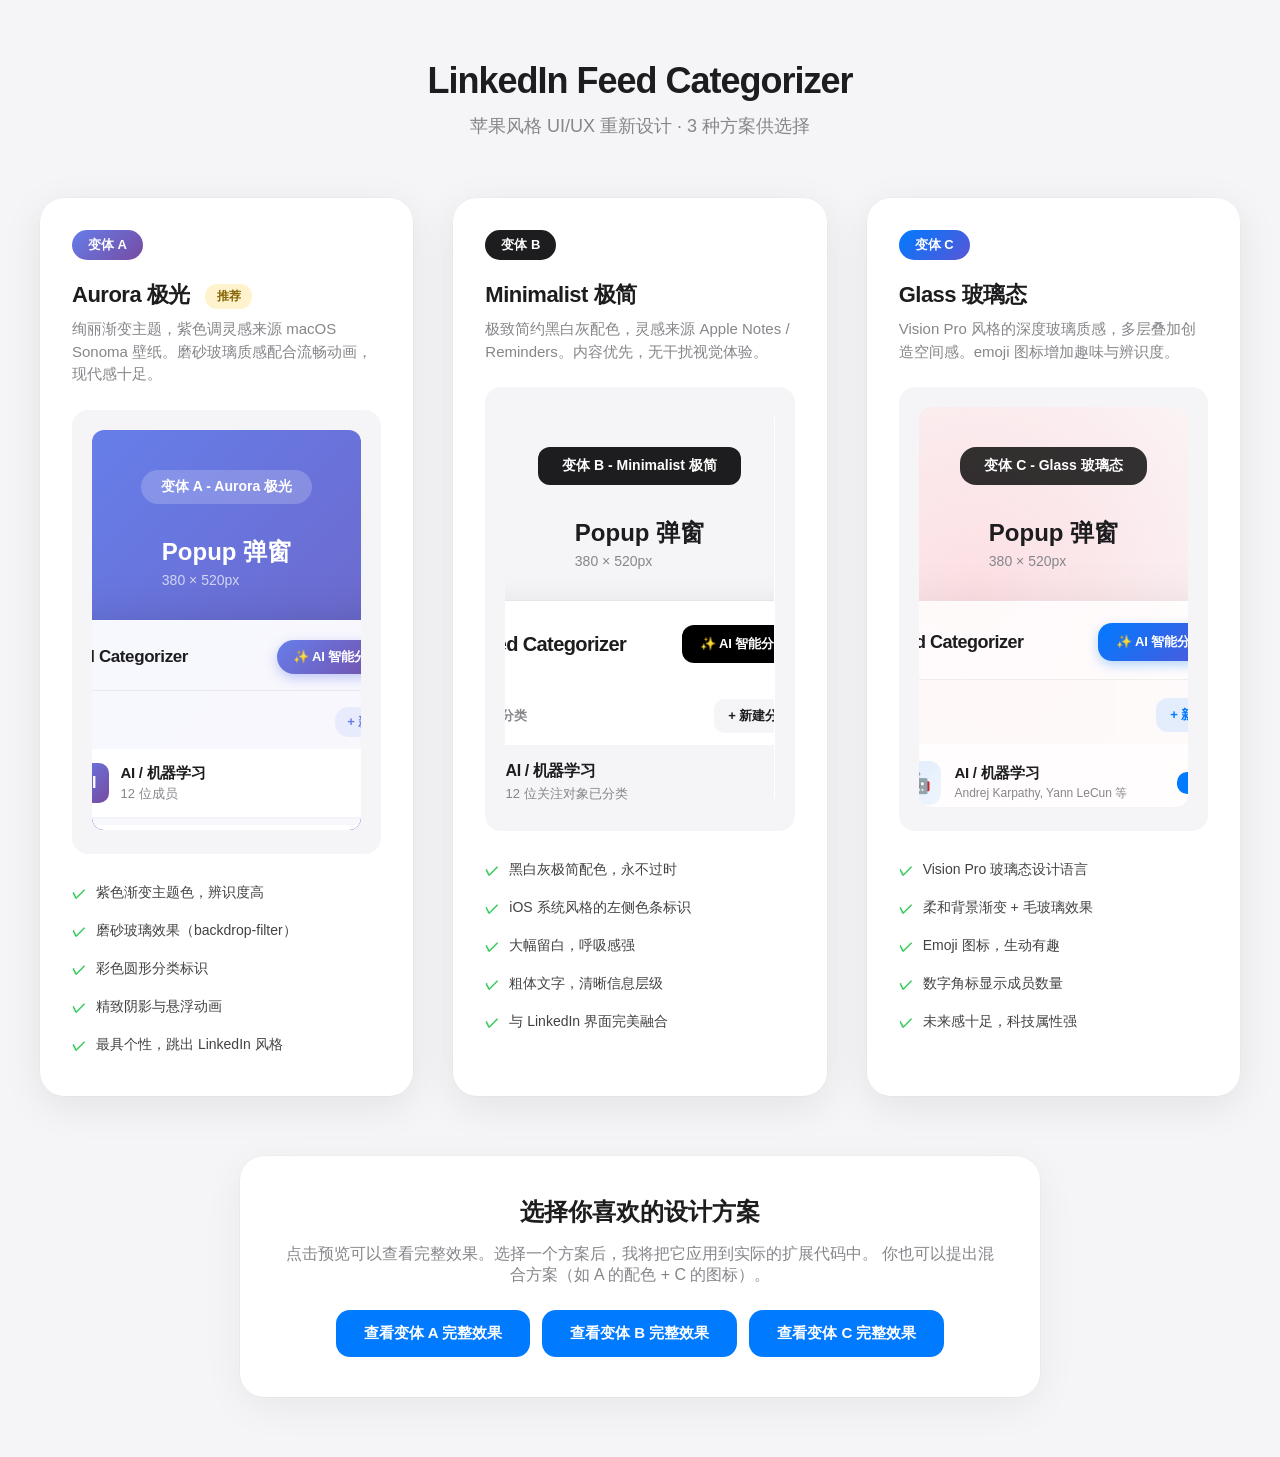
<file: design-preview/index.html>
<!DOCTYPE html>
<html lang="zh-CN">
<head>
  <meta charset="UTF-8">
  <meta name="viewport" content="width=device-width, initial-scale=1.0">
  <title>LinkedIn Feed Categorizer - 设计预览</title>
  <style>
    * {
      margin: 0;
      padding: 0;
      box-sizing: border-box;
    }

    body {
      font-family: -apple-system, BlinkMacSystemFont, 'SF Pro Display', 'Helvetica Neue', Arial, sans-serif;
      background: #f5f5f7;
      min-height: 100vh;
      padding: 60px 40px;
    }

    .header {
      text-align: center;
      margin-bottom: 60px;
    }

    h1 {
      font-size: 36px;
      font-weight: 700;
      color: #1d1d1f;
      letter-spacing: -1px;
      margin-bottom: 12px;
    }

    .subtitle {
      font-size: 18px;
      color: #86868b;
    }

    .variants-grid {
      display: grid;
      grid-template-columns: repeat(3, 1fr);
      gap: 40px;
      max-width: 1400px;
      margin: 0 auto;
    }

    .variant-card {
      background: #fff;
      border-radius: 24px;
      padding: 32px;
      box-shadow:
        0 10px 40px rgba(0, 0, 0, 0.08),
        0 0 0 0.5px rgba(0, 0, 0, 0.04);
      transition: all 0.3s ease;
    }

    .variant-card:hover {
      transform: translateY(-4px);
      box-shadow:
        0 20px 60px rgba(0, 0, 0, 0.12),
        0 0 0 0.5px rgba(0, 0, 0, 0.04);
    }

    .variant-badge {
      display: inline-block;
      padding: 6px 16px;
      border-radius: 20px;
      font-size: 13px;
      font-weight: 600;
      margin-bottom: 20px;
    }

    .variant-a .variant-badge {
      background: linear-gradient(135deg, #667eea 0%, #764ba2 100%);
      color: #fff;
    }

    .variant-b .variant-badge {
      background: #1d1d1f;
      color: #fff;
    }

    .variant-c .variant-badge {
      background: linear-gradient(135deg, #007AFF 0%, #5856D6 100%);
      color: #fff;
    }

    .variant-title {
      font-size: 22px;
      font-weight: 700;
      color: #1d1d1f;
      margin-bottom: 8px;
      letter-spacing: -0.5px;
    }

    .variant-desc {
      font-size: 15px;
      color: #86868b;
      line-height: 1.5;
      margin-bottom: 24px;
    }

    .preview-frame {
      background: #f5f5f7;
      border-radius: 16px;
      padding: 20px;
      margin-bottom: 20px;
    }

    .preview-frame iframe {
      width: 100%;
      height: 400px;
      border: none;
      border-radius: 12px;
      background: #fff;
    }

    .features-list {
      list-style: none;
    }

    .features-list li {
      padding: 10px 0;
      font-size: 14px;
      color: #424245;
      display: flex;
      align-items: center;
      gap: 10px;
    }

    .features-list li::before {
      content: "✓";
      color: #34c759;
      font-weight: 700;
    }

    .recommended {
      display: inline-block;
      background: #fff3cd;
      color: #856404;
      padding: 4px 12px;
      border-radius: 12px;
      font-size: 12px;
      font-weight: 600;
      margin-left: 10px;
      vertical-align: middle;
    }

    .cta-section {
      text-align: center;
      margin-top: 60px;
      padding: 40px;
      background: #fff;
      border-radius: 24px;
      box-shadow:
        0 10px 40px rgba(0, 0, 0, 0.06),
        0 0 0 0.5px rgba(0, 0, 0, 0.04);
      max-width: 800px;
      margin-left: auto;
      margin-right: auto;
    }

    .cta-title {
      font-size: 24px;
      font-weight: 700;
      color: #1d1d1f;
      margin-bottom: 16px;
    }

    .cta-desc {
      font-size: 16px;
      color: #86868b;
      margin-bottom: 24px;
    }

    .btn-group {
      display: flex;
      gap: 12px;
      justify-content: center;
    }

    .btn {
      padding: 14px 28px;
      border-radius: 14px;
      font-size: 15px;
      font-weight: 600;
      cursor: pointer;
      transition: all 0.2s ease;
      border: none;
    }

    .btn-primary {
      background: #007AFF;
      color: #fff;
    }

    .btn-primary:hover {
      background: #0056cc;
    }

    .btn-secondary {
      background: #f5f5f7;
      color: #1d1d1f;
    }

    .btn-secondary:hover {
      background: #e8e8ed;
    }

    @media (max-width: 1200px) {
      .variants-grid {
        grid-template-columns: 1fr;
      }
    }
  </style>
</head>
<body>
  <div class="header">
    <h1>LinkedIn Feed Categorizer</h1>
    <p class="subtitle">苹果风格 UI/UX 重新设计 · 3 种方案供选择</p>
  </div>

  <div class="variants-grid">
    <div class="variant-card variant-a">
      <span class="variant-badge">变体 A</span>
      <h2 class="variant-title">Aurora 极光 <span class="recommended">推荐</span></h2>
      <p class="variant-desc">
        绚丽渐变主题，紫色调灵感来源 macOS Sonoma 壁纸。磨砂玻璃质感配合流畅动画，现代感十足。
      </p>
      <div class="preview-frame">
        <iframe src="variant-a-aurora.html"></iframe>
      </div>
      <ul class="features-list">
        <li>紫色渐变主题色，辨识度高</li>
        <li>磨砂玻璃效果（backdrop-filter）</li>
        <li>彩色圆形分类标识</li>
        <li>精致阴影与悬浮动画</li>
        <li>最具个性，跳出 LinkedIn 风格</li>
      </ul>
    </div>

    <div class="variant-card variant-b">
      <span class="variant-badge">变体 B</span>
      <h2 class="variant-title">Minimalist 极简</h2>
      <p class="variant-desc">
        极致简约黑白灰配色，灵感来源 Apple Notes / Reminders。内容优先，无干扰视觉体验。
      </p>
      <div class="preview-frame">
        <iframe src="variant-b-minimal.html"></iframe>
      </div>
      <ul class="features-list">
        <li>黑白灰极简配色，永不过时</li>
        <li>iOS 系统风格的左侧色条标识</li>
        <li>大幅留白，呼吸感强</li>
        <li>粗体文字，清晰信息层级</li>
        <li>与 LinkedIn 界面完美融合</li>
      </ul>
    </div>

    <div class="variant-card variant-c">
      <span class="variant-badge">变体 C</span>
      <h2 class="variant-title">Glass 玻璃态</h2>
      <p class="variant-desc">
        Vision Pro 风格的深度玻璃质感，多层叠加创造空间感。emoji 图标增加趣味与辨识度。
      </p>
      <div class="preview-frame">
        <iframe src="variant-c-glass.html"></iframe>
      </div>
      <ul class="features-list">
        <li>Vision Pro 玻璃态设计语言</li>
        <li>柔和背景渐变 + 毛玻璃效果</li>
        <li>Emoji 图标，生动有趣</li>
        <li>数字角标显示成员数量</li>
        <li>未来感十足，科技属性强</li>
      </ul>
    </div>
  </div>

  <div class="cta-section">
    <h3 class="cta-title">选择你喜欢的设计方案</h3>
    <p class="cta-desc">
      点击预览可以查看完整效果。选择一个方案后，我将把它应用到实际的扩展代码中。
      你也可以提出混合方案（如 A 的配色 + C 的图标）。
    </p>
    <div class="btn-group">
      <button class="btn btn-primary" onclick="window.open('variant-a-aurora.html', '_blank')">查看变体 A 完整效果</button>
      <button class="btn btn-primary" onclick="window.open('variant-b-minimal.html', '_blank')">查看变体 B 完整效果</button>
      <button class="btn btn-primary" onclick="window.open('variant-c-glass.html', '_blank')">查看变体 C 完整效果</button>
    </div>
  </div>
</body>
</html>
</file>
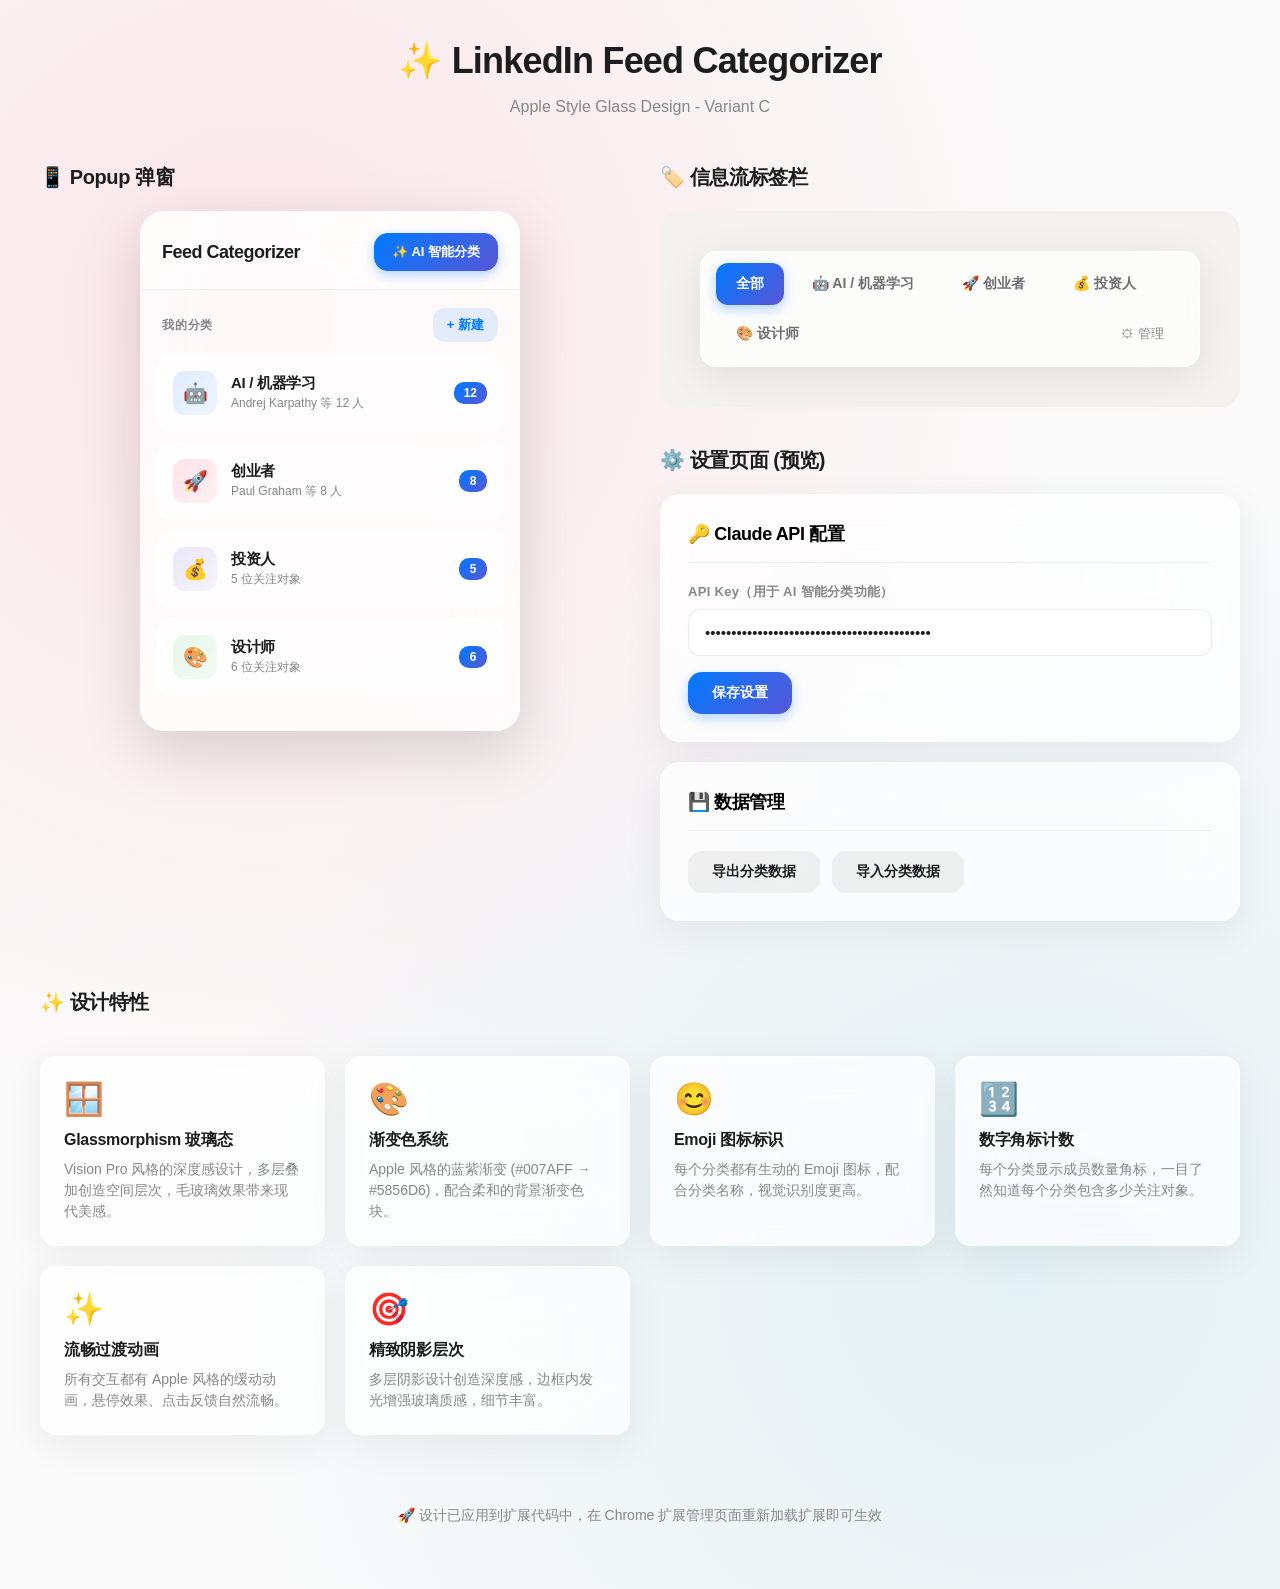
<file: design-preview/apple-style-preview.html>
<!DOCTYPE html>
<html lang="zh-CN">
<head>
  <meta charset="UTF-8">
  <meta name="viewport" content="width=device-width, initial-scale=1.0">
  <title>LinkedIn Feed Categorizer - Apple Style Preview</title>
  <style>
    * {
      margin: 0;
      padding: 0;
      box-sizing: border-box;
    }

    body {
      font-family: -apple-system, BlinkMacSystemFont, 'SF Pro Display', 'Helvetica Neue', Arial, sans-serif;
      background:
        radial-gradient(circle at 20% 20%, rgba(255, 182, 193, 0.3) 0%, transparent 50%),
        radial-gradient(circle at 80% 80%, rgba(173, 216, 230, 0.3) 0%, transparent 50%),
        #fafafa;
      min-height: 100vh;
      padding: 40px 20px;
    }

    .container {
      max-width: 1200px;
      margin: 0 auto;
    }

    h1 {
      text-align: center;
      font-size: 36px;
      font-weight: 700;
      color: #1d1d1f;
      letter-spacing: -0.8px;
      margin-bottom: 16px;
    }

    .subtitle {
      text-align: center;
      color: #86868b;
      font-size: 16px;
      margin-bottom: 48px;
    }

    .section-title {
      font-size: 20px;
      font-weight: 700;
      color: #1d1d1f;
      margin-bottom: 20px;
      letter-spacing: -0.4px;
    }

    .preview-row {
      display: flex;
      gap: 40px;
      margin-bottom: 48px;
      align-items: flex-start;
      flex-wrap: wrap;
    }

    .preview-column {
      flex: 1;
      min-width: 320px;
    }

    /* Popup Preview */
    .popup-preview {
      width: 380px;
      min-height: 520px;
      background: rgba(255, 255, 255, 0.72);
      backdrop-filter: blur(30px);
      -webkit-backdrop-filter: blur(30px);
      border-radius: 24px;
      box-shadow:
        0 20px 60px rgba(0, 0, 0, 0.15),
        0 0 0 1px rgba(255, 255, 255, 0.5) inset;
      overflow: hidden;
      margin: 0 auto;
    }

    .popup-header {
      padding: 22px 22px 18px;
      display: flex;
      align-items: center;
      justify-content: space-between;
      background: rgba(255, 255, 255, 0.4);
      border-bottom: 1px solid rgba(0, 0, 0, 0.06);
    }

    .popup-title {
      font-size: 18px;
      font-weight: 700;
      color: #1d1d1f;
      letter-spacing: -0.5px;
    }

    .btn-ai {
      background: linear-gradient(135deg, #007AFF 0%, #5856D6 100%);
      color: #fff;
      border: none;
      padding: 10px 18px;
      border-radius: 14px;
      font-size: 13px;
      font-weight: 600;
      cursor: pointer;
      display: flex;
      align-items: center;
      gap: 6px;
      box-shadow: 0 4px 12px rgba(0, 122, 255, 0.3);
    }

    .section-header {
      padding: 18px 22px 12px;
      display: flex;
      align-items: center;
      justify-content: space-between;
    }

    .section-label {
      font-size: 12px;
      font-weight: 700;
      color: #86868b;
      text-transform: uppercase;
      letter-spacing: 0.8px;
    }

    .btn-new {
      background: rgba(0, 122, 255, 0.1);
      color: #007AFF;
      border: none;
      padding: 8px 14px;
      border-radius: 12px;
      font-size: 13px;
      font-weight: 600;
      cursor: pointer;
    }

    .category-list {
      padding: 0 16px 16px;
    }

    .category-item {
      display: flex;
      align-items: center;
      gap: 14px;
      padding: 16px;
      background: rgba(255, 255, 255, 0.6);
      border-radius: 16px;
      margin-bottom: 10px;
      cursor: pointer;
      transition: all 0.2s cubic-bezier(0.25, 0.1, 0.25, 1);
      border: 1px solid rgba(255, 255, 255, 0.8);
    }

    .category-item:hover {
      background: rgba(255, 255, 255, 0.9);
      transform: translateY(-1px);
      box-shadow: 0 8px 24px rgba(0, 0, 0, 0.08);
    }

    .category-icon {
      width: 44px;
      height: 44px;
      border-radius: 12px;
      display: flex;
      align-items: center;
      justify-content: center;
      font-size: 20px;
    }

    .category-info {
      flex: 1;
      min-width: 0;
    }

    .category-name {
      font-size: 15px;
      font-weight: 600;
      color: #1d1d1f;
      letter-spacing: -0.3px;
    }

    .category-count {
      font-size: 12px;
      color: #86868b;
      margin-top: 2px;
    }

    .category-badge {
      background: linear-gradient(135deg, #007AFF 0%, #5856D6 100%);
      color: #fff;
      padding: 4px 10px;
      border-radius: 10px;
      font-size: 12px;
      font-weight: 600;
      min-width: 28px;
      text-align: center;
    }

    /* Filter Bar Preview */
    .filter-bar-demo {
      background: #f3f2ef;
      padding: 40px;
      border-radius: 20px;
    }

    .filter-bar {
      width: 100%;
      background: rgba(255, 255, 255, 0.72);
      backdrop-filter: blur(30px);
      -webkit-backdrop-filter: blur(30px);
      border-radius: 16px;
      padding: 12px 16px;
      box-shadow:
        0 10px 40px rgba(0, 0, 0, 0.08),
        0 0 0 1px rgba(255, 255, 255, 0.5) inset;
      display: flex;
      align-items: center;
      gap: 8px;
      flex-wrap: wrap;
    }

    .filter-tab {
      padding: 12px 20px;
      border: none;
      background: transparent;
      cursor: pointer;
      font-size: 14px;
      font-weight: 600;
      color: #6e6e73;
      border-radius: 12px;
      transition: all 0.2s cubic-bezier(0.25, 0.1, 0.25, 1);
      white-space: nowrap;
      font-family: inherit;
    }

    .filter-tab:hover {
      background: rgba(0, 0, 0, 0.04);
      color: #1d1d1f;
    }

    .filter-tab.active {
      background: linear-gradient(135deg, #007AFF 0%, #5856D6 100%);
      color: #fff;
      box-shadow: 0 4px 12px rgba(0, 122, 255, 0.3);
    }

    .filter-tab-manage {
      margin-left: auto;
      color: #86868b;
      font-size: 13px;
      font-weight: 500;
      display: flex;
      align-items: center;
      gap: 4px;
    }

    /* Options Page Preview */
    .options-preview {
      max-width: 700px;
      margin: 0 auto;
    }

    .card {
      background: rgba(255, 255, 255, 0.72);
      backdrop-filter: blur(30px);
      -webkit-backdrop-filter: blur(30px);
      border-radius: 20px;
      padding: 28px;
      margin-bottom: 20px;
      box-shadow:
        0 10px 40px rgba(0, 0, 0, 0.06),
        0 0 0 1px rgba(255, 255, 255, 0.5) inset;
    }

    .card h2 {
      font-size: 18px;
      font-weight: 700;
      letter-spacing: -0.4px;
      margin-bottom: 20px;
      padding-bottom: 16px;
      border-bottom: 1px solid rgba(0, 0, 0, 0.06);
    }

    .label {
      display: block;
      font-size: 13px;
      font-weight: 600;
      color: #86868b;
      margin-bottom: 8px;
      letter-spacing: 0.3px;
    }

    .input {
      width: 100%;
      padding: 14px 16px;
      border: 1px solid rgba(0, 0, 0, 0.08);
      border-radius: 12px;
      font-size: 15px;
      font-weight: 500;
      background: rgba(255, 255, 255, 0.8);
      box-sizing: border-box;
      color: #1d1d1f;
      font-family: inherit;
      margin-bottom: 16px;
    }

    .btn {
      border: none;
      border-radius: 14px;
      cursor: pointer;
      padding: 12px 24px;
      font-size: 14px;
      font-weight: 600;
      transition: all 0.2s cubic-bezier(0.25, 0.1, 0.25, 1);
      font-family: inherit;
    }

    .btn-primary {
      background: linear-gradient(135deg, #007AFF 0%, #5856D6 100%);
      color: #fff;
      box-shadow: 0 4px 12px rgba(0, 122, 255, 0.3);
    }

    .btn-secondary {
      background: rgba(0, 0, 0, 0.05);
      color: #1d1d1f;
    }

    .btn-row {
      display: flex;
      gap: 12px;
      flex-wrap: wrap;
    }

    /* Feature list */
    .features {
      display: grid;
      grid-template-columns: repeat(auto-fit, minmax(280px, 1fr));
      gap: 20px;
      margin-top: 40px;
    }

    .feature-card {
      background: rgba(255, 255, 255, 0.72);
      backdrop-filter: blur(30px);
      -webkit-backdrop-filter: blur(30px);
      border-radius: 16px;
      padding: 24px;
      box-shadow:
        0 10px 40px rgba(0, 0, 0, 0.06),
        0 0 0 1px rgba(255, 255, 255, 0.5) inset;
    }

    .feature-icon {
      font-size: 32px;
      margin-bottom: 12px;
    }

    .feature-title {
      font-size: 16px;
      font-weight: 700;
      color: #1d1d1f;
      margin-bottom: 8px;
      letter-spacing: -0.3px;
    }

    .feature-desc {
      font-size: 14px;
      color: #86868b;
      line-height: 1.5;
    }

    .footer-note {
      text-align: center;
      color: #86868b;
      font-size: 14px;
      margin-top: 48px;
      padding: 24px;
    }
  </style>
</head>
<body>
  <div class="container">
    <h1>✨ LinkedIn Feed Categorizer</h1>
    <p class="subtitle">Apple Style Glass Design - Variant C</p>

    <div class="preview-row">
      <div class="preview-column">
        <h2 class="section-title">📱 Popup 弹窗</h2>
        <div class="popup-preview">
          <div class="popup-header">
            <div class="popup-title">Feed Categorizer</div>
            <button class="btn-ai">✨ AI 智能分类</button>
          </div>

          <div class="section-header">
            <span class="section-label">我的分类</span>
            <button class="btn-new">+ 新建</button>
          </div>

          <div class="category-list">
            <div class="category-item">
              <div class="category-icon" style="background: linear-gradient(135deg, #007AFF20, #007AFF10)">🤖</div>
              <div class="category-info">
                <div class="category-name">AI / 机器学习</div>
                <div class="category-count">Andrej Karpathy 等 12 人</div>
              </div>
              <div class="category-badge">12</div>
            </div>

            <div class="category-item">
              <div class="category-icon" style="background: linear-gradient(135deg, #FF2D5520, #FF2D5510)">🚀</div>
              <div class="category-info">
                <div class="category-name">创业者</div>
                <div class="category-count">Paul Graham 等 8 人</div>
              </div>
              <div class="category-badge">8</div>
            </div>

            <div class="category-item">
              <div class="category-icon" style="background: linear-gradient(135deg, #5856D620, #5856D610)">💰</div>
              <div class="category-info">
                <div class="category-name">投资人</div>
                <div class="category-count">5 位关注对象</div>
              </div>
              <div class="category-badge">5</div>
            </div>

            <div class="category-item">
              <div class="category-icon" style="background: linear-gradient(135deg, #34C75920, #34C75910)">🎨</div>
              <div class="category-info">
                <div class="category-name">设计师</div>
                <div class="category-count">6 位关注对象</div>
              </div>
              <div class="category-badge">6</div>
            </div>
          </div>
        </div>
      </div>

      <div class="preview-column">
        <h2 class="section-title">🏷️ 信息流标签栏</h2>
        <div class="filter-bar-demo">
          <div class="filter-bar">
            <button class="filter-tab active">全部</button>
            <button class="filter-tab">🤖 AI / 机器学习</button>
            <button class="filter-tab">🚀 创业者</button>
            <button class="filter-tab">💰 投资人</button>
            <button class="filter-tab">🎨 设计师</button>
            <button class="filter-tab filter-tab-manage">⚙ 管理</button>
          </div>
        </div>

        <div style="margin-top: 40px;">
          <h2 class="section-title">⚙️ 设置页面 (预览)</h2>
          <div class="options-preview">
            <div class="card">
              <h2>🔑 Claude API 配置</h2>
              <label class="label">API Key（用于 AI 智能分类功能）</label>
              <input type="password" class="input" placeholder="sk-ant-api03-..." value="sk-ant-api03-******************************" />
              <button class="btn btn-primary">保存设置</button>
            </div>

            <div class="card">
              <h2>💾 数据管理</h2>
              <div class="btn-row">
                <button class="btn btn-secondary">导出分类数据</button>
                <button class="btn btn-secondary">导入分类数据</button>
              </div>
            </div>
          </div>
        </div>
      </div>
    </div>

    <h2 class="section-title" style="margin-top: 48px;">✨ 设计特性</h2>
    <div class="features">
      <div class="feature-card">
        <div class="feature-icon">🪟</div>
        <h3 class="feature-title">Glassmorphism 玻璃态</h3>
        <p class="feature-desc">Vision Pro 风格的深度感设计，多层叠加创造空间层次，毛玻璃效果带来现代美感。</p>
      </div>
      <div class="feature-card">
        <div class="feature-icon">🎨</div>
        <h3 class="feature-title">渐变色系统</h3>
        <p class="feature-desc">Apple 风格的蓝紫渐变 (#007AFF → #5856D6)，配合柔和的背景渐变色块。</p>
      </div>
      <div class="feature-card">
        <div class="feature-icon">😊</div>
        <h3 class="feature-title">Emoji 图标标识</h3>
        <p class="feature-desc">每个分类都有生动的 Emoji 图标，配合分类名称，视觉识别度更高。</p>
      </div>
      <div class="feature-card">
        <div class="feature-icon">🔢</div>
        <h3 class="feature-title">数字角标计数</h3>
        <p class="feature-desc">每个分类显示成员数量角标，一目了然知道每个分类包含多少关注对象。</p>
      </div>
      <div class="feature-card">
        <div class="feature-icon">✨</div>
        <h3 class="feature-title">流畅过渡动画</h3>
        <p class="feature-desc">所有交互都有 Apple 风格的缓动动画，悬停效果、点击反馈自然流畅。</p>
      </div>
      <div class="feature-card">
        <div class="feature-icon">🎯</div>
        <h3 class="feature-title">精致阴影层次</h3>
        <p class="feature-desc">多层阴影设计创造深度感，边框内发光增强玻璃质感，细节丰富。</p>
      </div>
    </div>

    <div class="footer-note">
      🚀 设计已应用到扩展代码中，在 Chrome 扩展管理页面重新加载扩展即可生效
    </div>
  </div>
</body>
</html>
</file>
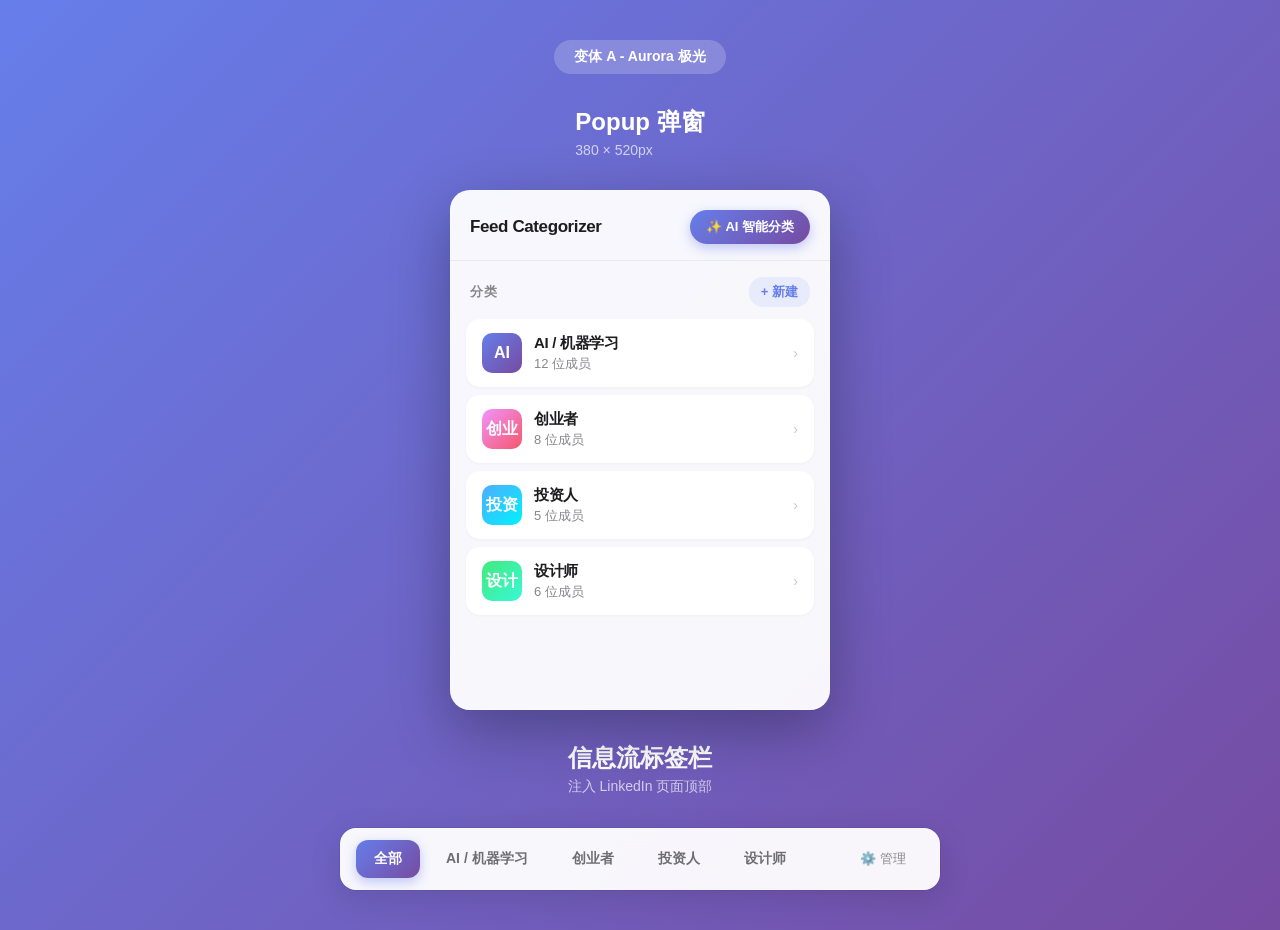
<file: design-preview/variant-a-aurora.html>
<!DOCTYPE html>
<html lang="zh-CN">
<head>
  <meta charset="UTF-8">
  <meta name="viewport" content="width=device-width, initial-scale=1.0">
  <title>设计变体 A - Aurora 极光</title>
  <style>
    * {
      margin: 0;
      padding: 0;
      box-sizing: border-box;
    }

    body {
      font-family: -apple-system, BlinkMacSystemFont, 'SF Pro Display', 'Helvetica Neue', Arial, sans-serif;
      background: linear-gradient(135deg, #667eea 0%, #764ba2 100%);
      min-height: 100vh;
      padding: 40px 20px;
      display: flex;
      flex-direction: column;
      align-items: center;
      gap: 32px;
    }

    .title {
      color: #fff;
      font-size: 24px;
      font-weight: 600;
      text-align: center;
    }

    .subtitle {
      color: rgba(255, 255, 255, 0.7);
      font-size: 14px;
      margin-top: 4px;
    }

    /* Popup 预览 */
    .popup-preview {
      width: 380px;
      height: 520px;
      background: rgba(255, 255, 255, 0.95);
      backdrop-filter: blur(20px);
      -webkit-backdrop-filter: blur(20px);
      border-radius: 20px;
      box-shadow:
        0 20px 60px rgba(0, 0, 0, 0.3),
        0 0 0 1px rgba(255, 255, 255, 0.2) inset;
      overflow: hidden;
      display: flex;
      flex-direction: column;
    }

    .popup-header {
      padding: 20px 20px 16px;
      display: flex;
      align-items: center;
      justify-content: space-between;
      border-bottom: 1px solid rgba(0, 0, 0, 0.06);
    }

    .popup-title {
      font-size: 17px;
      font-weight: 700;
      color: #1d1d1f;
      letter-spacing: -0.4px;
    }

    .btn-ai {
      background: linear-gradient(135deg, #667eea 0%, #764ba2 100%);
      color: #fff;
      border: none;
      padding: 8px 16px;
      border-radius: 20px;
      font-size: 13px;
      font-weight: 600;
      cursor: pointer;
      display: flex;
      align-items: center;
      gap: 6px;
      transition: all 0.2s ease;
      box-shadow: 0 4px 12px rgba(102, 126, 234, 0.4);
    }

    .btn-ai:hover {
      transform: translateY(-1px);
      box-shadow: 0 6px 16px rgba(102, 126, 234, 0.5);
    }

    .btn-ai:active {
      transform: translateY(0);
    }

    .section-header {
      padding: 16px 20px 12px;
      display: flex;
      align-items: center;
      justify-content: space-between;
    }

    .section-title {
      font-size: 13px;
      font-weight: 600;
      color: #86868b;
      text-transform: uppercase;
      letter-spacing: 0.5px;
    }

    .btn-new {
      background: rgba(102, 126, 234, 0.1);
      color: #667eea;
      border: none;
      padding: 6px 12px;
      border-radius: 14px;
      font-size: 13px;
      font-weight: 600;
      cursor: pointer;
      transition: all 0.2s ease;
    }

    .btn-new:hover {
      background: rgba(102, 126, 234, 0.15);
    }

    .category-list {
      flex: 1;
      overflow-y: auto;
      padding: 0 16px;
    }

    .category-item {
      display: flex;
      align-items: center;
      gap: 12px;
      padding: 14px 16px;
      background: #fff;
      border-radius: 14px;
      margin-bottom: 8px;
      cursor: pointer;
      transition: all 0.2s ease;
      box-shadow: 0 1px 3px rgba(0, 0, 0, 0.04);
    }

    .category-item:hover {
      transform: translateX(2px);
      box-shadow: 0 4px 12px rgba(0, 0, 0, 0.08);
    }

    .category-color {
      width: 40px;
      height: 40px;
      border-radius: 10px;
      display: flex;
      align-items: center;
      justify-content: center;
      font-size: 16px;
      font-weight: 700;
      color: #fff;
    }

    .category-info {
      flex: 1;
    }

    .category-name {
      font-size: 15px;
      font-weight: 600;
      color: #1d1d1f;
      letter-spacing: -0.3px;
    }

    .category-count {
      font-size: 13px;
      color: #86868b;
      margin-top: 2px;
    }

    .category-arrow {
      color: #c7c7cc;
      font-size: 14px;
    }

    /* 标签栏预览 */
    .filter-bar-preview {
      width: 600px;
      background: rgba(255, 255, 255, 0.95);
      backdrop-filter: blur(20px);
      -webkit-backdrop-filter: blur(20px);
      border-radius: 16px;
      padding: 12px 16px;
      box-shadow:
        0 8px 32px rgba(0, 0, 0, 0.12),
        0 0 0 1px rgba(0, 0, 0, 0.06);
      display: flex;
      align-items: center;
      gap: 8px;
    }

    .filter-tab {
      padding: 10px 18px;
      border: none;
      background: transparent;
      cursor: pointer;
      font-size: 14px;
      font-weight: 600;
      color: #6e6e73;
      border-radius: 12px;
      transition: all 0.2s ease;
      white-space: nowrap;
    }

    .filter-tab:hover {
      background: rgba(0, 0, 0, 0.04);
      color: #1d1d1f;
    }

    .filter-tab.active {
      background: linear-gradient(135deg, #667eea 0%, #764ba2 100%);
      color: #fff;
      box-shadow: 0 4px 12px rgba(102, 126, 234, 0.4);
    }

    .filter-manage {
      margin-left: auto;
      color: #86868b;
      font-size: 13px;
      font-weight: 500;
      display: flex;
      align-items: center;
      gap: 4px;
    }

    .variant-label {
      background: rgba(255, 255, 255, 0.2);
      color: #fff;
      padding: 8px 20px;
      border-radius: 20px;
      font-size: 14px;
      font-weight: 600;
      backdrop-filter: blur(10px);
    }
  </style>
</head>
<body>
  <div class="variant-label">变体 A - Aurora 极光</div>

  <div>
    <div class="title">Popup 弹窗</div>
    <div class="subtitle">380 × 520px</div>
  </div>

  <div class="popup-preview">
    <div class="popup-header">
      <div class="popup-title">Feed Categorizer</div>
      <button class="btn-ai">✨ AI 智能分类</button>
    </div>

    <div class="section-header">
      <span class="section-title">分类</span>
      <button class="btn-new">+ 新建</button>
    </div>

    <div class="category-list">
      <div class="category-item">
        <div class="category-color" style="background: linear-gradient(135deg, #667eea, #764ba2)">AI</div>
        <div class="category-info">
          <div class="category-name">AI / 机器学习</div>
          <div class="category-count">12 位成员</div>
        </div>
        <span class="category-arrow">›</span>
      </div>

      <div class="category-item">
        <div class="category-color" style="background: linear-gradient(135deg, #f093fb, #f5576c)">创业</div>
        <div class="category-info">
          <div class="category-name">创业者</div>
          <div class="category-count">8 位成员</div>
        </div>
        <span class="category-arrow">›</span>
      </div>

      <div class="category-item">
        <div class="category-color" style="background: linear-gradient(135deg, #4facfe, #00f2fe)">投资</div>
        <div class="category-info">
          <div class="category-name">投资人</div>
          <div class="category-count">5 位成员</div>
        </div>
        <span class="category-arrow">›</span>
      </div>

      <div class="category-item">
        <div class="category-color" style="background: linear-gradient(135deg, #43e97b, #38f9d7)">设计</div>
        <div class="category-info">
          <div class="category-name">设计师</div>
          <div class="category-count">6 位成员</div>
        </div>
        <span class="category-arrow">›</span>
      </div>
    </div>
  </div>

  <div>
    <div class="title">信息流标签栏</div>
    <div class="subtitle">注入 LinkedIn 页面顶部</div>
  </div>

  <div class="filter-bar-preview">
    <button class="filter-tab active">全部</button>
    <button class="filter-tab">AI / 机器学习</button>
    <button class="filter-tab">创业者</button>
    <button class="filter-tab">投资人</button>
    <button class="filter-tab">设计师</button>
    <button class="filter-tab filter-manage">⚙️ 管理</button>
  </div>
</body>
</html>
</file>
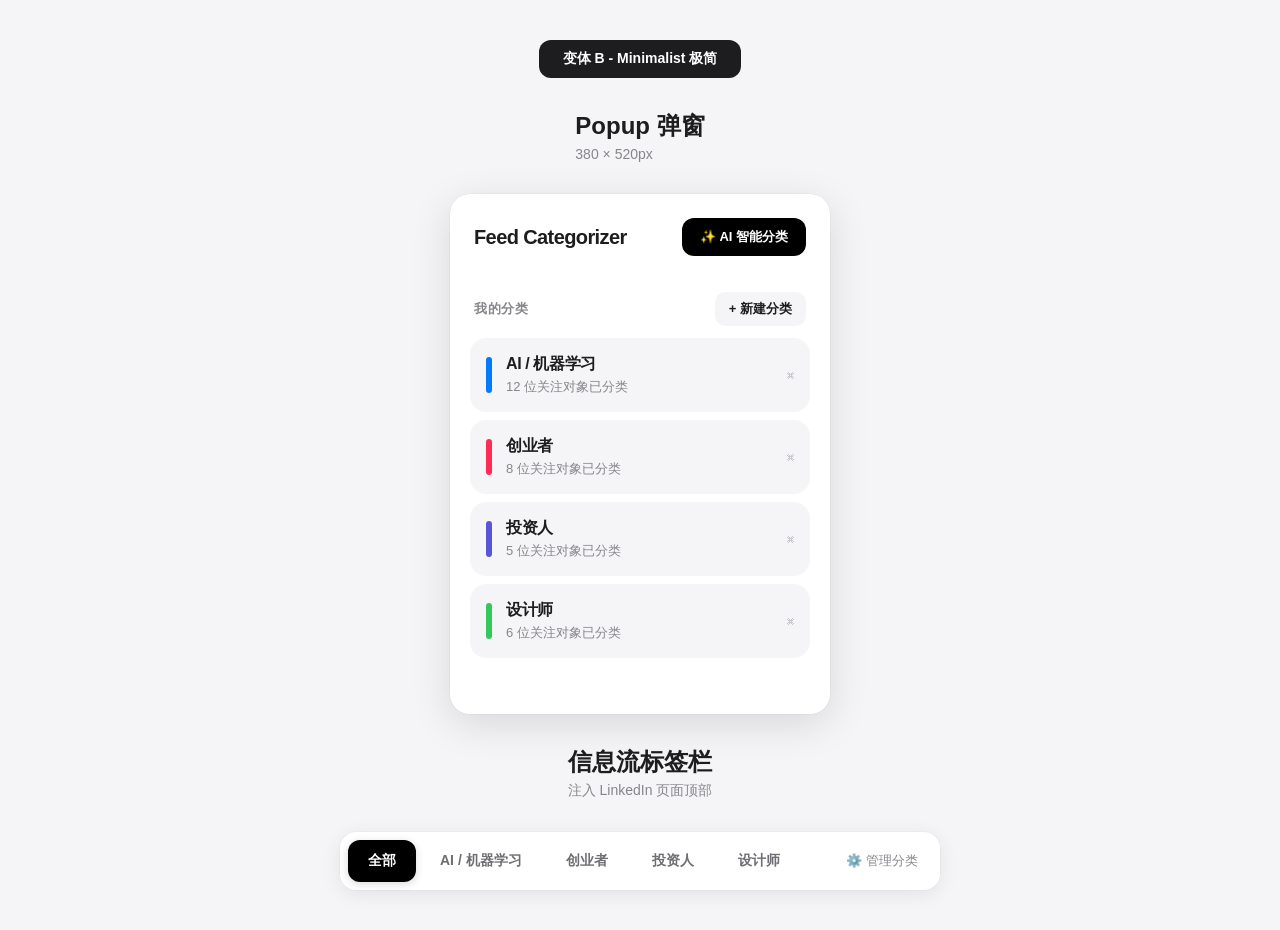
<file: design-preview/variant-b-minimal.html>
<!DOCTYPE html>
<html lang="zh-CN">
<head>
  <meta charset="UTF-8">
  <meta name="viewport" content="width=device-width, initial-scale=1.0">
  <title>设计变体 B - Minimalist 极简</title>
  <style>
    * {
      margin: 0;
      padding: 0;
      box-sizing: border-box;
    }

    body {
      font-family: -apple-system, BlinkMacSystemFont, 'SF Pro Display', 'Helvetica Neue', Arial, sans-serif;
      background: #f5f5f7;
      min-height: 100vh;
      padding: 40px 20px;
      display: flex;
      flex-direction: column;
      align-items: center;
      gap: 32px;
    }

    .title {
      color: #1d1d1f;
      font-size: 24px;
      font-weight: 600;
      text-align: center;
    }

    .subtitle {
      color: #86868b;
      font-size: 14px;
      margin-top: 4px;
    }

    /* Popup 预览 */
    .popup-preview {
      width: 380px;
      height: 520px;
      background: #ffffff;
      border-radius: 20px;
      box-shadow:
        0 10px 40px rgba(0, 0, 0, 0.12),
        0 0 0 0.5px rgba(0, 0, 0, 0.06);
      overflow: hidden;
      display: flex;
      flex-direction: column;
    }

    .popup-header {
      padding: 24px 24px 20px;
      display: flex;
      align-items: center;
      justify-content: space-between;
    }

    .popup-title {
      font-size: 20px;
      font-weight: 700;
      color: #1d1d1f;
      letter-spacing: -0.6px;
    }

    .btn-ai {
      background: #000;
      color: #fff;
      border: none;
      padding: 10px 18px;
      border-radius: 12px;
      font-size: 13px;
      font-weight: 600;
      cursor: pointer;
      display: flex;
      align-items: center;
      gap: 6px;
      transition: all 0.2s ease;
    }

    .btn-ai:hover {
      background: #333;
      transform: scale(1.02);
    }

    .section-header {
      padding: 16px 24px 12px;
      display: flex;
      align-items: center;
      justify-content: space-between;
    }

    .section-title {
      font-size: 13px;
      font-weight: 600;
      color: #86868b;
      letter-spacing: 0.5px;
    }

    .btn-new {
      background: #f5f5f7;
      color: #1d1d1f;
      border: none;
      padding: 8px 14px;
      border-radius: 10px;
      font-size: 13px;
      font-weight: 600;
      cursor: pointer;
      transition: all 0.2s ease;
    }

    .btn-new:hover {
      background: #e8e8ed;
    }

    .category-list {
      flex: 1;
      overflow-y: auto;
      padding: 0 20px;
    }

    .category-item {
      display: flex;
      align-items: center;
      gap: 14px;
      padding: 16px;
      background: #f5f5f7;
      border-radius: 16px;
      margin-bottom: 8px;
      cursor: pointer;
      transition: all 0.2s ease;
    }

    .category-item:hover {
      background: #e8e8ed;
    }

    .category-indicator {
      width: 6px;
      height: 36px;
      border-radius: 3px;
    }

    .category-info {
      flex: 1;
    }

    .category-name {
      font-size: 16px;
      font-weight: 600;
      color: #1d1d1f;
      letter-spacing: -0.4px;
    }

    .category-count {
      font-size: 13px;
      color: #86868b;
      margin-top: 3px;
    }

    .category-arrow {
      color: #c7c7cc;
      font-size: 16px;
      font-weight: 500;
    }

    /* 标签栏预览 */
    .filter-bar-preview {
      width: 600px;
      background: #ffffff;
      border-radius: 16px;
      padding: 8px;
      box-shadow:
        0 4px 20px rgba(0, 0, 0, 0.08),
        0 0 0 0.5px rgba(0, 0, 0, 0.04);
      display: flex;
      align-items: center;
      gap: 4px;
    }

    .filter-tab {
      padding: 12px 20px;
      border: none;
      background: transparent;
      cursor: pointer;
      font-size: 14px;
      font-weight: 600;
      color: #6e6e73;
      border-radius: 12px;
      transition: all 0.2s ease;
      white-space: nowrap;
    }

    .filter-tab:hover {
      background: #f5f5f7;
      color: #1d1d1f;
    }

    .filter-tab.active {
      background: #000;
      color: #fff;
      box-shadow: 0 2px 8px rgba(0, 0, 0, 0.15);
    }

    .filter-manage {
      margin-left: auto;
      color: #86868b;
      font-size: 13px;
      font-weight: 500;
      display: flex;
      align-items: center;
      gap: 4px;
      padding: 10px 14px;
    }

    .variant-label {
      background: #1d1d1f;
      color: #fff;
      padding: 10px 24px;
      border-radius: 12px;
      font-size: 14px;
      font-weight: 600;
    }
  </style>
</head>
<body>
  <div class="variant-label">变体 B - Minimalist 极简</div>

  <div>
    <div class="title">Popup 弹窗</div>
    <div class="subtitle">380 × 520px</div>
  </div>

  <div class="popup-preview">
    <div class="popup-header">
      <div class="popup-title">Feed Categorizer</div>
      <button class="btn-ai">✨ AI 智能分类</button>
    </div>

    <div class="section-header">
      <span class="section-title">我的分类</span>
      <button class="btn-new">+ 新建分类</button>
    </div>

    <div class="category-list">
      <div class="category-item">
        <div class="category-indicator" style="background: #007aff"></div>
        <div class="category-info">
          <div class="category-name">AI / 机器学习</div>
          <div class="category-count">12 位关注对象已分类</div>
        </div>
        <span class="category-arrow">⌘</span>
      </div>

      <div class="category-item">
        <div class="category-indicator" style="background: #ff2d55"></div>
        <div class="category-info">
          <div class="category-name">创业者</div>
          <div class="category-count">8 位关注对象已分类</div>
        </div>
        <span class="category-arrow">⌘</span>
      </div>

      <div class="category-item">
        <div class="category-indicator" style="background: #5856d6"></div>
        <div class="category-info">
          <div class="category-name">投资人</div>
          <div class="category-count">5 位关注对象已分类</div>
        </div>
        <span class="category-arrow">⌘</span>
      </div>

      <div class="category-item">
        <div class="category-indicator" style="background: #34c759"></div>
        <div class="category-info">
          <div class="category-name">设计师</div>
          <div class="category-count">6 位关注对象已分类</div>
        </div>
        <span class="category-arrow">⌘</span>
      </div>
    </div>
  </div>

  <div>
    <div class="title">信息流标签栏</div>
    <div class="subtitle">注入 LinkedIn 页面顶部</div>
  </div>

  <div class="filter-bar-preview">
    <button class="filter-tab active">全部</button>
    <button class="filter-tab">AI / 机器学习</button>
    <button class="filter-tab">创业者</button>
    <button class="filter-tab">投资人</button>
    <button class="filter-tab">设计师</button>
    <button class="filter-tab filter-manage">⚙️ 管理分类</button>
  </div>
</body>
</html>
</file>
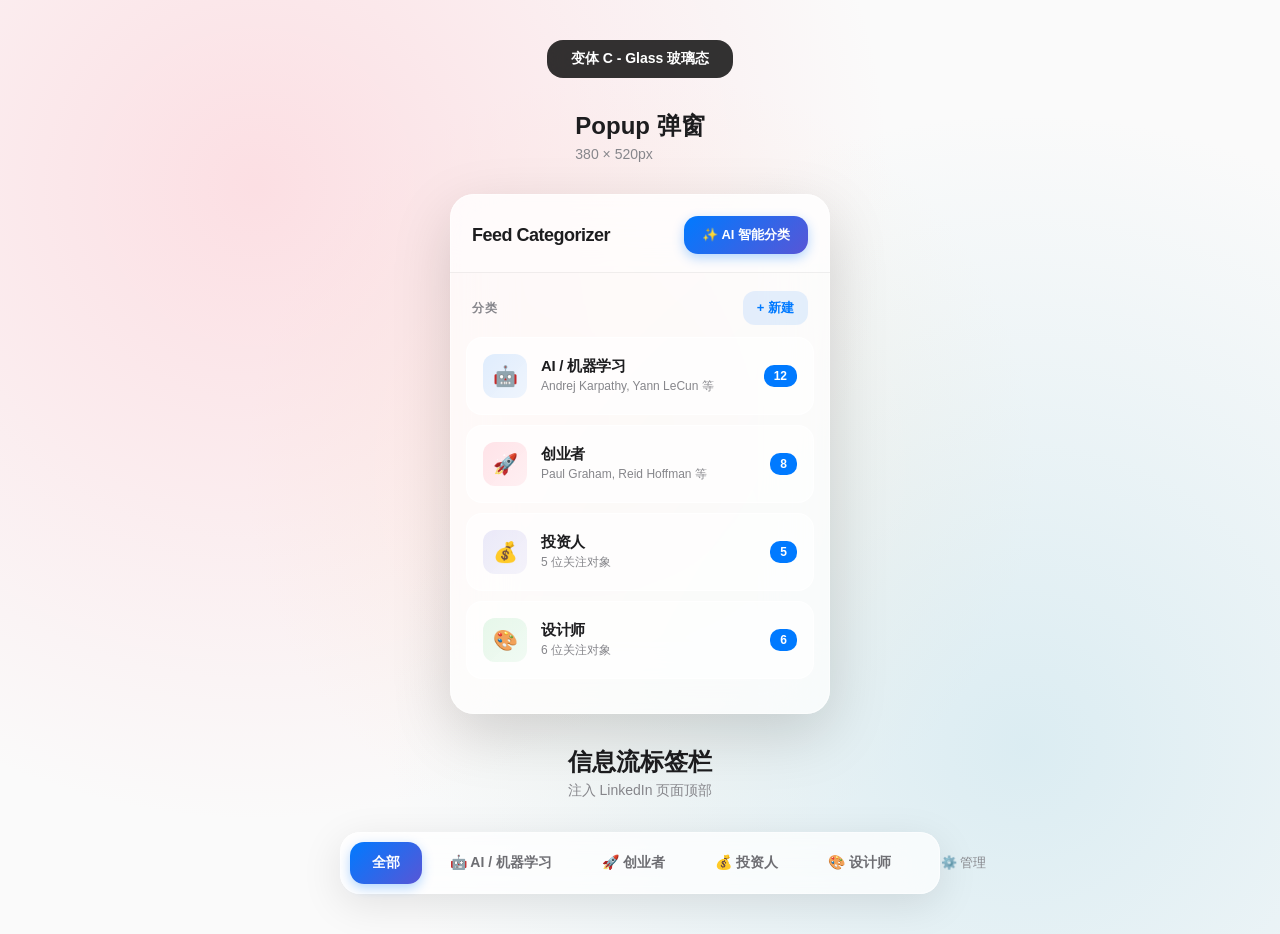
<file: design-preview/variant-c-glass.html>
<!DOCTYPE html>
<html lang="zh-CN">
<head>
  <meta charset="UTF-8">
  <meta name="viewport" content="width=device-width, initial-scale=1.0">
  <title>设计变体 C - Glass 玻璃态</title>
  <style>
    * {
      margin: 0;
      padding: 0;
      box-sizing: border-box;
    }

    body {
      font-family: -apple-system, BlinkMacSystemFont, 'SF Pro Display', 'Helvetica Neue', Arial, sans-serif;
      background:
        radial-gradient(circle at 20% 20%, rgba(255, 182, 193, 0.4) 0%, transparent 50%),
        radial-gradient(circle at 80% 80%, rgba(173, 216, 230, 0.4) 0%, transparent 50%),
        radial-gradient(circle at 50% 50%, rgba(255, 228, 196, 0.3) 0%, transparent 50%),
        #fafafa;
      min-height: 100vh;
      padding: 40px 20px;
      display: flex;
      flex-direction: column;
      align-items: center;
      gap: 32px;
    }

    .title {
      color: #1d1d1f;
      font-size: 24px;
      font-weight: 600;
      text-align: center;
    }

    .subtitle {
      color: #86868b;
      font-size: 14px;
      margin-top: 4px;
    }

    /* Popup 预览 */
    .popup-preview {
      width: 380px;
      height: 520px;
      background: rgba(255, 255, 255, 0.72);
      backdrop-filter: blur(30px);
      -webkit-backdrop-filter: blur(30px);
      border-radius: 24px;
      box-shadow:
        0 20px 60px rgba(0, 0, 0, 0.15),
        0 0 0 1px rgba(255, 255, 255, 0.5) inset;
      overflow: hidden;
      display: flex;
      flex-direction: column;
    }

    .popup-header {
      padding: 22px 22px 18px;
      display: flex;
      align-items: center;
      justify-content: space-between;
      background: rgba(255, 255, 255, 0.3);
      border-bottom: 1px solid rgba(0, 0, 0, 0.06);
    }

    .popup-title {
      font-size: 18px;
      font-weight: 700;
      color: #1d1d1f;
      letter-spacing: -0.5px;
    }

    .btn-ai {
      background: linear-gradient(135deg, #007AFF 0%, #5856D6 100%);
      color: #fff;
      border: none;
      padding: 10px 18px;
      border-radius: 14px;
      font-size: 13px;
      font-weight: 600;
      cursor: pointer;
      display: flex;
      align-items: center;
      gap: 6px;
      transition: all 0.2s ease;
      box-shadow: 0 4px 12px rgba(0, 122, 255, 0.3);
    }

    .btn-ai:hover {
      transform: translateY(-1px) scale(1.02);
      box-shadow: 0 6px 16px rgba(0, 122, 255, 0.4);
    }

    .section-header {
      padding: 18px 22px 12px;
      display: flex;
      align-items: center;
      justify-content: space-between;
    }

    .section-title {
      font-size: 12px;
      font-weight: 700;
      color: #86868b;
      text-transform: uppercase;
      letter-spacing: 0.8px;
    }

    .btn-new {
      background: rgba(0, 122, 255, 0.1);
      color: #007AFF;
      border: none;
      padding: 8px 14px;
      border-radius: 12px;
      font-size: 13px;
      font-weight: 600;
      cursor: pointer;
      transition: all 0.2s ease;
    }

    .btn-new:hover {
      background: rgba(0, 122, 255, 0.15);
    }

    .category-list {
      flex: 1;
      overflow-y: auto;
      padding: 0 16px;
    }

    .category-item {
      display: flex;
      align-items: center;
      gap: 14px;
      padding: 16px;
      background: rgba(255, 255, 255, 0.6);
      border-radius: 16px;
      margin-bottom: 10px;
      cursor: pointer;
      transition: all 0.2s ease;
      border: 1px solid rgba(255, 255, 255, 0.8);
    }

    .category-item:hover {
      background: rgba(255, 255, 255, 0.9);
      transform: translateY(-1px);
      box-shadow: 0 8px 24px rgba(0, 0, 0, 0.08);
    }

    .category-icon {
      width: 44px;
      height: 44px;
      border-radius: 12px;
      display: flex;
      align-items: center;
      justify-content: center;
      font-size: 20px;
    }

    .category-info {
      flex: 1;
    }

    .category-name {
      font-size: 15px;
      font-weight: 600;
      color: #1d1d1f;
      letter-spacing: -0.3px;
    }

    .category-count {
      font-size: 12px;
      color: #86868b;
      margin-top: 2px;
    }

    .category-badge {
      background: #007AFF;
      color: #fff;
      padding: 4px 10px;
      border-radius: 10px;
      font-size: 12px;
      font-weight: 600;
    }

    /* 标签栏预览 */
    .filter-bar-preview {
      width: 600px;
      background: rgba(255, 255, 255, 0.72);
      backdrop-filter: blur(30px);
      -webkit-backdrop-filter: blur(30px);
      border-radius: 20px;
      padding: 10px;
      box-shadow:
        0 10px 40px rgba(0, 0, 0, 0.1),
        0 0 0 1px rgba(255, 255, 255, 0.5) inset;
      display: flex;
      align-items: center;
      gap: 6px;
    }

    .filter-tab {
      padding: 12px 22px;
      border: none;
      background: transparent;
      cursor: pointer;
      font-size: 14px;
      font-weight: 600;
      color: #6e6e73;
      border-radius: 14px;
      transition: all 0.2s ease;
      white-space: nowrap;
    }

    .filter-tab:hover {
      background: rgba(0, 0, 0, 0.04);
      color: #1d1d1f;
    }

    .filter-tab.active {
      background: linear-gradient(135deg, #007AFF 0%, #5856D6 100%);
      color: #fff;
      box-shadow: 0 4px 12px rgba(0, 122, 255, 0.3);
    }

    .filter-manage {
      margin-left: auto;
      color: #86868b;
      font-size: 13px;
      font-weight: 500;
      display: flex;
      align-items: center;
      gap: 4px;
    }

    .variant-label {
      background: rgba(0, 0, 0, 0.8);
      color: #fff;
      padding: 10px 24px;
      border-radius: 16px;
      font-size: 14px;
      font-weight: 600;
      backdrop-filter: blur(10px);
    }
  </style>
</head>
<body>
  <div class="variant-label">变体 C - Glass 玻璃态</div>

  <div>
    <div class="title">Popup 弹窗</div>
    <div class="subtitle">380 × 520px</div>
  </div>

  <div class="popup-preview">
    <div class="popup-header">
      <div class="popup-title">Feed Categorizer</div>
      <button class="btn-ai">✨ AI 智能分类</button>
    </div>

    <div class="section-header">
      <span class="section-title">分类</span>
      <button class="btn-new">+ 新建</button>
    </div>

    <div class="category-list">
      <div class="category-item">
        <div class="category-icon" style="background: linear-gradient(135deg, #007AFF20, #007AFF10)">🤖</div>
        <div class="category-info">
          <div class="category-name">AI / 机器学习</div>
          <div class="category-count">Andrej Karpathy, Yann LeCun 等</div>
        </div>
        <div class="category-badge">12</div>
      </div>

      <div class="category-item">
        <div class="category-icon" style="background: linear-gradient(135deg, #FF2D5520, #FF2D5510)">🚀</div>
        <div class="category-info">
          <div class="category-name">创业者</div>
          <div class="category-count">Paul Graham, Reid Hoffman 等</div>
        </div>
        <div class="category-badge">8</div>
      </div>

      <div class="category-item">
        <div class="category-icon" style="background: linear-gradient(135deg, #5856D620, #5856D610)">💰</div>
        <div class="category-info">
          <div class="category-name">投资人</div>
          <div class="category-count">5 位关注对象</div>
        </div>
        <div class="category-badge">5</div>
      </div>

      <div class="category-item">
        <div class="category-icon" style="background: linear-gradient(135deg, #34C75920, #34C75910)">🎨</div>
        <div class="category-info">
          <div class="category-name">设计师</div>
          <div class="category-count">6 位关注对象</div>
        </div>
        <div class="category-badge">6</div>
      </div>
    </div>
  </div>

  <div>
    <div class="title">信息流标签栏</div>
    <div class="subtitle">注入 LinkedIn 页面顶部</div>
  </div>

  <div class="filter-bar-preview">
    <button class="filter-tab active">全部</button>
    <button class="filter-tab">🤖 AI / 机器学习</button>
    <button class="filter-tab">🚀 创业者</button>
    <button class="filter-tab">💰 投资人</button>
    <button class="filter-tab">🎨 设计师</button>
    <button class="filter-tab filter-manage">⚙️ 管理</button>
  </div>
</body>
</html>
</file>
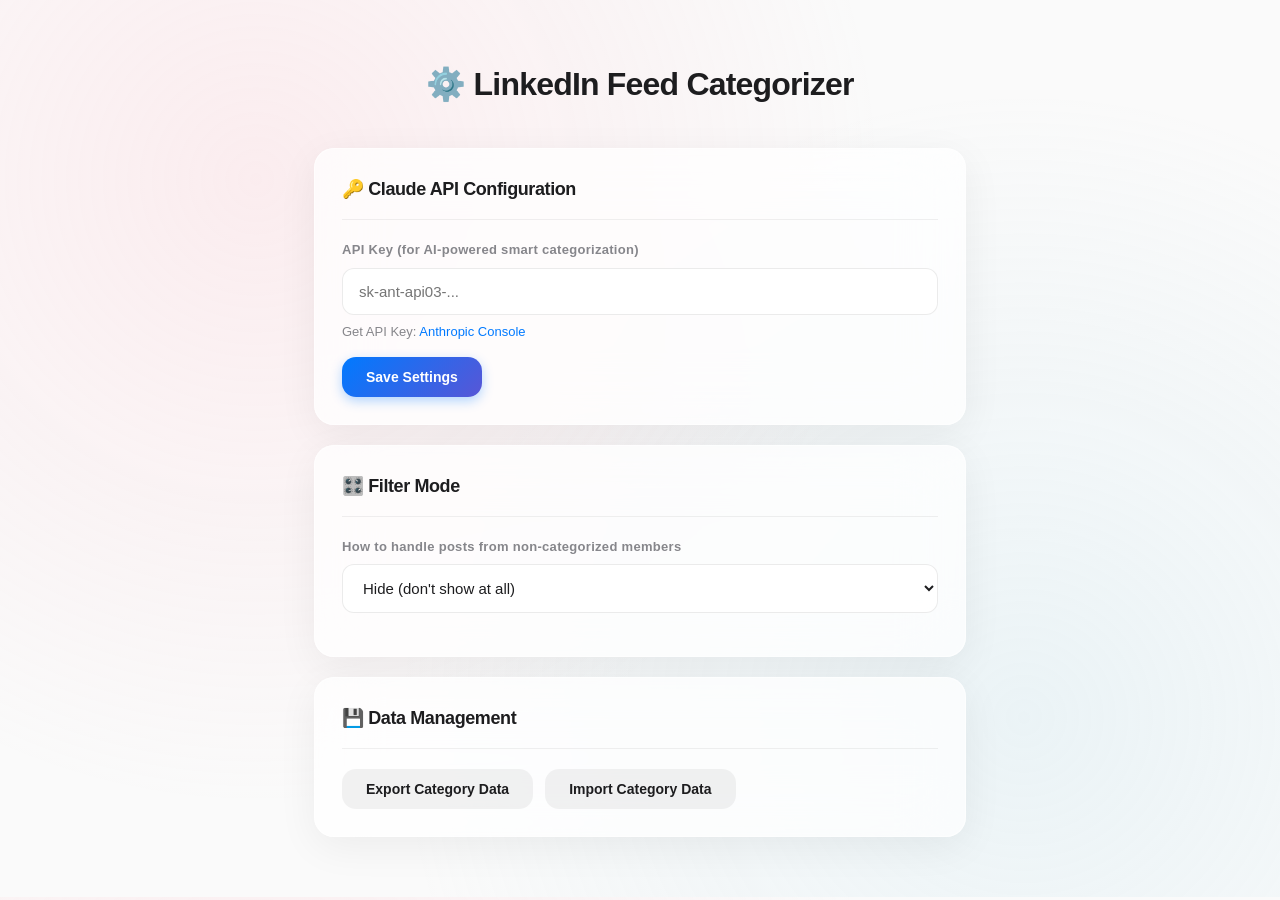
<file: options/options.html>
<!DOCTYPE html>
<html lang="en">
<head>
  <meta charset="UTF-8">
  <meta name="viewport" content="width=device-width, initial-scale=1.0">
  <title>Settings - LinkedIn Feed Categorizer</title>
  <style>
    * {
      margin: 0;
      padding: 0;
      box-sizing: border-box;
    }

    body {
      max-width: 700px;
      margin: 60px auto;
      padding: 0 24px;
      font-family: -apple-system, BlinkMacSystemFont, 'SF Pro Display', 'Helvetica Neue', Arial, sans-serif;
      color: #1d1d1f;
      background:
        radial-gradient(circle at 20% 20%, rgba(255, 182, 193, 0.2) 0%, transparent 50%),
        radial-gradient(circle at 80% 80%, rgba(173, 216, 230, 0.2) 0%, transparent 50%),
        #fafafa;
      line-height: 1.5;
    }

    h1 {
      font-size: 32px;
      font-weight: 700;
      letter-spacing: -0.8px;
      margin-bottom: 40px;
      text-align: center;
    }

    .card {
      background: rgba(255, 255, 255, 0.72);
      backdrop-filter: blur(30px);
      -webkit-backdrop-filter: blur(30px);
      border-radius: 20px;
      padding: 28px;
      margin-bottom: 20px;
      box-shadow:
        0 10px 40px rgba(0, 0, 0, 0.06),
        0 0 0 1px rgba(255, 255, 255, 0.5) inset;
    }

    .card h2 {
      font-size: 18px;
      font-weight: 700;
      letter-spacing: -0.4px;
      margin-bottom: 20px;
      padding-bottom: 16px;
      border-bottom: 1px solid rgba(0, 0, 0, 0.06);
    }

    label {
      display: block;
      font-size: 13px;
      font-weight: 600;
      color: #86868b;
      margin-bottom: 8px;
      letter-spacing: 0.3px;
    }

    input[type="text"],
    input[type="password"],
    select {
      width: 100%;
      padding: 14px 16px;
      border: 1px solid rgba(0, 0, 0, 0.08);
      border-radius: 12px;
      font-size: 15px;
      font-weight: 500;
      background: rgba(255, 255, 255, 0.8);
      box-sizing: border-box;
      transition: all 0.2s ease;
      color: #1d1d1f;
      font-family: inherit;
      margin-bottom: 16px;
    }

    input[type="text"]:focus,
    input[type="password"]:focus,
    select:focus {
      outline: none;
      border-color: #007AFF;
      box-shadow: 0 0 0 3px rgba(0, 122, 255, 0.1);
      background: #fff;
    }

    select {
      cursor: pointer;
    }

    .btn {
      border: none;
      border-radius: 14px;
      cursor: pointer;
      padding: 12px 24px;
      font-size: 14px;
      font-weight: 600;
      transition: all 0.2s cubic-bezier(0.25, 0.1, 0.25, 1);
      font-family: inherit;
    }

    .btn-primary {
      background: linear-gradient(135deg, #007AFF 0%, #5856D6 100%);
      color: #fff;
      box-shadow: 0 4px 12px rgba(0, 122, 255, 0.3);
    }

    .btn-primary:hover {
      transform: translateY(-1px);
      box-shadow: 0 6px 16px rgba(0, 122, 255, 0.4);
    }

    .btn-secondary {
      background: rgba(0, 0, 0, 0.05);
      color: #1d1d1f;
    }

    .btn-secondary:hover {
      background: rgba(0, 0, 0, 0.08);
    }

    .btn-row {
      display: flex;
      gap: 12px;
      margin-top: 8px;
      flex-wrap: wrap;
    }

    .toast {
      position: fixed;
      bottom: 24px;
      left: 50%;
      transform: translateX(-50%) translateY(100px);
      background: rgba(0, 0, 0, 0.85);
      backdrop-filter: blur(20px);
      -webkit-backdrop-filter: blur(20px);
      color: #fff;
      padding: 12px 24px;
      border-radius: 14px;
      font-size: 14px;
      font-weight: 500;
      opacity: 0;
      transition: all 0.3s cubic-bezier(0.25, 0.1, 0.25, 1);
      box-shadow: 0 10px 40px rgba(0, 0, 0, 0.2);
    }

    .toast.show {
      opacity: 1;
      transform: translateX(-50%) translateY(0);
    }

    .hint {
      font-size: 13px;
      color: #86868b;
      margin-top: -8px;
      margin-bottom: 16px;
      line-height: 1.4;
    }

    .hint a {
      color: #007AFF;
      text-decoration: none;
    }

    .hint a:hover {
      text-decoration: underline;
    }
  </style>
</head>
<body>
  <h1>⚙️ LinkedIn Feed Categorizer</h1>

  <div class="card">
    <h2>🔑 Claude API Configuration</h2>
    <label for="api-key">API Key (for AI-powered smart categorization)</label>
    <input type="password" id="api-key" placeholder="sk-ant-api03-..." autocomplete="off" />
    <p class="hint">
      Get API Key: <a href="https://console.anthropic.com/" target="_blank">Anthropic Console</a>
    </p>
    <button id="btn-save-key" class="btn btn-primary">Save Settings</button>
  </div>

  <div class="card">
    <h2>🎛️ Filter Mode</h2>
    <label for="filter-mode">How to handle posts from non-categorized members</label>
    <select id="filter-mode">
      <option value="hide">Hide (don't show at all)</option>
      <option value="fade">Fade (reduce opacity)</option>
    </select>
  </div>

  <div class="card">
    <h2>💾 Data Management</h2>
    <div class="btn-row">
      <button id="btn-export" class="btn btn-secondary">Export Category Data</button>
      <button id="btn-import" class="btn btn-secondary">Import Category Data</button>
      <input type="file" id="file-import" accept=".json" style="display:none" />
    </div>
  </div>

  <div class="toast" id="toast"></div>

  <script src="../lib/storage.js"></script>
  <script src="options.js"></script>
</body>
</html>
</file>
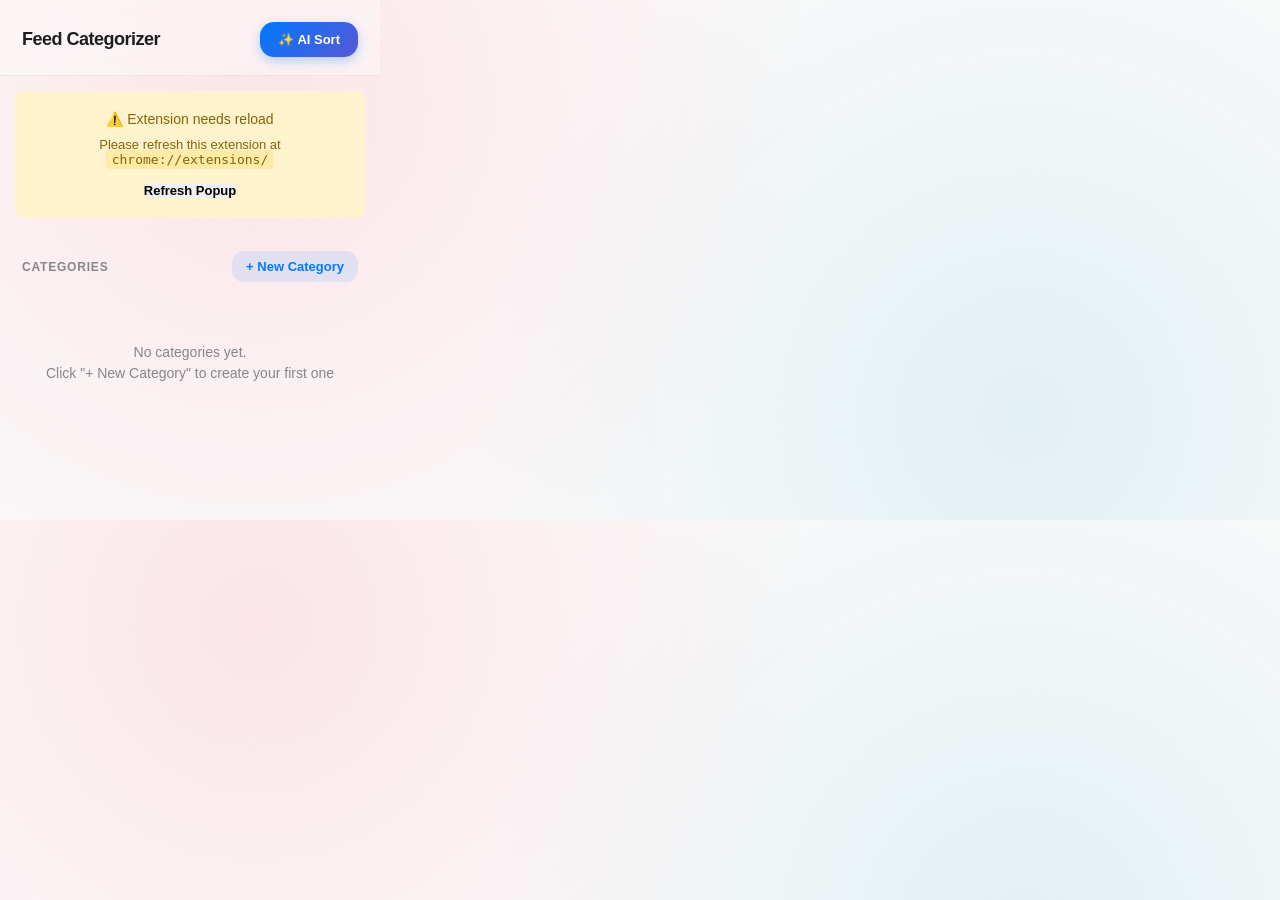
<file: popup/popup.html>
<!DOCTYPE html>
<html lang="en">
<head>
  <meta charset="UTF-8">
  <meta name="viewport" content="width=device-width, initial-scale=1.0">
  <title>LinkedIn Feed Categorizer</title>
  <link rel="stylesheet" href="popup.css">
</head>
<body>
  <div id="app">
    <!-- Header -->
    <header class="header">
      <h1>Feed Categorizer</h1>
      <button id="btn-ai-suggest" class="btn btn-primary">✨ AI Sort</button>
    </header>

    <!-- Extension context invalidated warning -->
    <div id="context-invalid" class="hidden" style="padding: 20px; margin: 15px; text-align: center; background: #fff3cd; border-radius: 8px;">
      <p style="margin: 0 0 10px 0; color: #856404; font-weight: 500;">⚠️ Extension needs reload</p>
      <p style="margin: 0 0 15px 0; font-size: 13px; color: #856404;">Please refresh this extension at <code style="background: #ffeaa7; padding: 2px 6px; border-radius: 4px;">chrome://extensions/</code></p>
      <button onclick="location.reload()" class="btn btn-secondary" style="font-size: 13px;">Refresh Popup</button>
    </div>

    <!-- Category List View -->
    <div id="view-categories">
      <div class="section-header">
        <span>Categories</span>
        <button id="btn-add-category" class="btn btn-text">+ New Category</button>
      </div>
      <div id="category-list">
        <p class="empty-hint">No categories yet.<br>Click "+ New Category" to create your first one</p>
      </div>
    </div>

    <!-- New/Edit Category -->
    <div id="view-edit-category" class="hidden">
      <div class="section-header">
        <button class="btn btn-back btn-back-category">← Back</button>
        <span id="edit-category-title">New Category</span>
        <span></span>
      </div>
      <div class="form-group">
        <label>Category Name</label>
        <input type="text" id="input-category-name" placeholder="e.g., AI / SaaS" />
      </div>
      <div class="form-group">
        <label>Icon Emoji</label>
        <input type="text" id="input-category-icon" placeholder="🤖 🚀 💰 🎨" maxlength="2" />
      </div>
      <div class="form-group">
        <label>Color</label>
        <div id="color-picker" class="color-picker"></div>
      </div>
      <button id="btn-save-category" class="btn btn-primary btn-full">Save Category</button>
      <button id="btn-delete-category" class="btn btn-danger btn-full hidden">Delete Category</button>
    </div>

    <!-- Category Detail / Member Management -->
    <div id="view-category-detail" class="hidden">
      <div class="section-header">
        <button class="btn btn-back btn-back-detail">← Back</button>
        <span id="detail-category-name"></span>
        <button id="btn-edit-from-detail" class="btn btn-text">Edit</button>
      </div>
      <div id="member-list"></div>
    </div>

    <!-- Quick Add from Profile -->
    <div id="view-quick-add" class="hidden">
      <div class="qa-header">
        <div class="qa-profile">
          <span id="qa-profile-name" class="qa-name"></span>
          <span id="qa-profile-path" class="qa-path"></span>
        </div>
      </div>
      <div id="qa-belongs" class="qa-belongs hidden">
        Added to: <span></span>
      </div>
      <div class="section-header">
        <span>Select Category</span>
      </div>
      <div id="qa-category-list"></div>
      <div id="qa-skip" class="qa-skip">Skip, go to dashboard →</div>
    </div>

    <!-- AI Suggestions Review -->
    <div id="view-ai-review" class="hidden">
      <div class="section-header">
        <button class="btn btn-back btn-back-ai">← Back</button>
        <span>AI Suggestions</span>
        <span></span>
      </div>
      <div id="ai-status">
        <div class="loading-spinner"></div>
        <p id="ai-status-text">Analyzing your following list...</p>
      </div>
      <div id="ai-suggestions"></div>
      <button id="btn-confirm-ai" class="btn btn-primary btn-full hidden">Confirm & Save</button>
    </div>
  </div>

  <script src="../lib/storage.js"></script>
  <script src="popup.js"></script>
</body>
</html>
</file>
<file: popup/popup.css>
/*
 * LinkedIn Feed Categorizer - Popup Styles
 * Glass Design Language (Variant C)
 * Apple Style UI/UX
 */

* {
  margin: 0;
  padding: 0;
  box-sizing: border-box;
}

body {
  width: 380px;
  min-height: 520px;
  margin: 0;
  font-family: -apple-system, BlinkMacSystemFont, 'SF Pro Display', 'Helvetica Neue', Arial, sans-serif;
  font-size: 14px;
  color: #1d1d1f;
  background:
    radial-gradient(circle at 20% 20%, rgba(255, 182, 193, 0.3) 0%, transparent 50%),
    radial-gradient(circle at 80% 80%, rgba(173, 216, 230, 0.3) 0%, transparent 50%),
    #fafafa;
  overflow-x: hidden;
}

.hidden {
  display: none !important;
}

/* Header */
.header {
  display: flex;
  align-items: center;
  justify-content: space-between;
  padding: 22px 22px 18px;
  background: rgba(255, 255, 255, 0.4);
  backdrop-filter: blur(30px);
  -webkit-backdrop-filter: blur(30px);
  border-bottom: 1px solid rgba(0, 0, 0, 0.06);
}

.header h1 {
  font-size: 18px;
  font-weight: 700;
  color: #1d1d1f;
  letter-spacing: -0.5px;
}

/* Section Header */
.section-header {
  display: flex;
  align-items: center;
  justify-content: space-between;
  padding: 18px 22px 12px;
}

.section-header span:first-child {
  font-size: 12px;
  font-weight: 700;
  color: #86868b;
  text-transform: uppercase;
  letter-spacing: 0.8px;
}

/* Buttons */
.btn {
  border: none;
  border-radius: 14px;
  cursor: pointer;
  font-size: 13px;
  font-weight: 600;
  transition: all 0.2s cubic-bezier(0.25, 0.1, 0.25, 1);
}

.btn-primary {
  background: linear-gradient(135deg, #007AFF 0%, #5856D6 100%);
  color: #fff;
  padding: 10px 18px;
  box-shadow: 0 4px 12px rgba(0, 122, 255, 0.3);
  display: flex;
  align-items: center;
  gap: 6px;
}

.btn-primary:hover {
  transform: translateY(-1px) scale(1.02);
  box-shadow: 0 6px 16px rgba(0, 122, 255, 0.4);
}

.btn-primary:active {
  transform: translateY(0) scale(1);
}

.btn-danger {
  background: linear-gradient(135deg, #FF3B30 0%, #FF2D55 100%);
  color: #fff;
  padding: 12px 20px;
  margin-top: 12px;
  box-shadow: 0 4px 12px rgba(255, 59, 48, 0.3);
}

.btn-danger:hover {
  box-shadow: 0 6px 16px rgba(255, 59, 48, 0.4);
}

.btn-text {
  background: rgba(0, 122, 255, 0.1);
  color: #007AFF;
  padding: 8px 14px;
  border-radius: 12px;
}

.btn-text:hover {
  background: rgba(0, 122, 255, 0.15);
}

.btn-back {
  background: rgba(0, 0, 0, 0.05);
  color: #007AFF;
  padding: 8px 14px;
  border-radius: 12px;
}

.btn-back:hover {
  background: rgba(0, 0, 0, 0.08);
}

.btn-full {
  width: calc(100% - 44px);
  margin: 16px 22px;
}

/* Form Elements */
.form-group {
  padding: 14px 22px;
}

.form-group label {
  display: block;
  font-size: 12px;
  font-weight: 600;
  color: #86868b;
  margin-bottom: 8px;
  letter-spacing: 0.3px;
}

.form-group input[type="text"] {
  width: 100%;
  padding: 12px 16px;
  border: 1px solid rgba(0, 0, 0, 0.08);
  border-radius: 12px;
  font-size: 15px;
  font-weight: 500;
  background: rgba(255, 255, 255, 0.8);
  box-sizing: border-box;
  transition: all 0.2s ease;
  color: #1d1d1f;
}

.form-group input[type="text"]:focus {
  outline: none;
  border-color: #007AFF;
  box-shadow: 0 0 0 3px rgba(0, 122, 255, 0.1);
  background: #fff;
}

.input-row {
  display: flex;
  gap: 10px;
  align-items: center;
}

.input-row input {
  flex: 1;
}

/* Color Picker */
.color-picker {
  display: flex;
  gap: 10px;
  flex-wrap: wrap;
}

.color-swatch {
  width: 36px;
  height: 36px;
  border-radius: 10px;
  cursor: pointer;
  border: 2px solid transparent;
  transition: all 0.2s ease;
  box-shadow: 0 2px 6px rgba(0, 0, 0, 0.1);
}

.color-swatch:hover {
  transform: scale(1.1);
}

.color-swatch.selected {
  border-color: #fff;
  box-shadow:
    0 0 0 2px #007AFF,
    0 4px 12px rgba(0, 122, 255, 0.3);
}

/* Category List */
#category-list {
  padding: 0 16px 16px;
  max-height: 380px;
  overflow-y: auto;
}

.category-item {
  display: flex;
  align-items: center;
  gap: 14px;
  padding: 16px;
  background: rgba(255, 255, 255, 0.7);
  border-radius: 16px;
  margin-bottom: 10px;
  cursor: pointer;
  transition: all 0.2s cubic-bezier(0.25, 0.1, 0.25, 1);
  border: 1px solid rgba(255, 255, 255, 0.8);
  box-shadow: 0 2px 6px rgba(0, 0, 0, 0.04);
}

.category-item:hover {
  background: rgba(255, 255, 255, 0.95);
  transform: translateY(-1px);
  box-shadow: 0 8px 24px rgba(0, 0, 0, 0.08);
}

/* Drag & Drop Styles */
.drag-handle {
  cursor: grab;
  color: #c7c7cc;
  font-size: 12px;
  padding: 0 4px;
  user-select: none;
  letter-spacing: -2px;
}

.drag-handle:hover {
  color: #86868b;
}

.category-item.dragging {
  opacity: 0.5;
  transform: scale(1.02);
  box-shadow: 0 8px 24px rgba(0, 0, 0, 0.15);
}

.category-item.drag-over {
  border-top: 2px solid #007AFF !important;
}

.category-icon {
  width: 44px;
  height: 44px;
  border-radius: 12px;
  display: flex;
  align-items: center;
  justify-content: center;
  font-size: 20px;
  background: linear-gradient(135deg, rgba(0, 122, 255, 0.12), rgba(0, 122, 255, 0.06));
}

.category-info {
  flex: 1;
  min-width: 0;
}

.category-name {
  font-size: 15px;
  font-weight: 600;
  color: #1d1d1f;
  letter-spacing: -0.3px;
  overflow: hidden;
  text-overflow: ellipsis;
  white-space: nowrap;
}

.member-count {
  font-size: 12px;
  color: #86868b;
  margin-top: 2px;
}

.category-badge {
  background: linear-gradient(135deg, #007AFF 0%, #5856D6 100%);
  color: #fff;
  padding: 4px 10px;
  border-radius: 10px;
  font-size: 12px;
  font-weight: 600;
  min-width: 28px;
  text-align: center;
}

.category-arrow {
  color: #c7c7cc;
  font-size: 16px;
  font-weight: 500;
}

/* Member List */
#member-list {
  padding: 0 16px 16px;
  max-height: 380px;
  overflow-y: auto;
}

.member-item {
  display: flex;
  align-items: center;
  gap: 12px;
  padding: 14px 16px;
  background: rgba(255, 255, 255, 0.6);
  border-radius: 14px;
  margin-bottom: 8px;
  border: 1px solid rgba(255, 255, 255, 0.7);
}

.member-avatar {
  width: 36px;
  height: 36px;
  border-radius: 50%;
  display: flex;
  align-items: center;
  justify-content: center;
  color: #fff;
  font-size: 15px;
  font-weight: 700;
  flex-shrink: 0;
}

.member-info {
  flex: 1;
  min-width: 0;
}

.member-name {
  font-size: 14px;
  font-weight: 600;
  color: #1d1d1f;
  display: block;
}

.member-title {
  font-size: 12px;
  color: #86868b;
  overflow: hidden;
  text-overflow: ellipsis;
  white-space: nowrap;
  max-width: 220px;
  display: block;
  margin-top: 2px;
}

.member-profile-link {
  font-size: 12px;
  color: #007AFF;
  text-decoration: none;
  overflow: hidden;
  text-overflow: ellipsis;
  white-space: nowrap;
  max-width: 220px;
  display: block;
  margin-top: 2px;
}

.member-profile-link:hover {
  text-decoration: underline;
}

.btn-remove {
  background: rgba(255, 59, 48, 0.1);
  color: #FF3B30 !important;
  border: none;
  padding: 6px 12px;
  border-radius: 10px;
  font-size: 12px;
  font-weight: 600;
  cursor: pointer;
  transition: all 0.2s ease;
}

.btn-remove:hover {
  background: rgba(255, 59, 48, 0.15);
}

/* Real Avatar Image */
.member-avatar-img {
  width: 40px;
  height: 40px;
  border-radius: 50%;
  object-fit: cover;
  flex-shrink: 0;
}

/* Empty State */
.empty-hint {
  text-align: center;
  padding: 48px 24px;
  color: #86868b;
  font-size: 14px;
  line-height: 1.5;
}

/* AI Suggestions */
#ai-suggestions {
  padding: 0 16px 16px;
  max-height: 400px;
  overflow-y: auto;
}

.ai-group {
  background: rgba(255, 255, 255, 0.7);
  margin-bottom: 12px;
  border-radius: 16px;
  overflow: hidden;
  border: 1px solid rgba(255, 255, 255, 0.8);
  box-shadow: 0 2px 8px rgba(0, 0, 0, 0.04);
}

.ai-group-header {
  display: flex;
  align-items: center;
  padding: 14px 16px;
  background: rgba(0, 122, 255, 0.06);
  border-bottom: 1px solid rgba(0, 0, 0, 0.04);
}

.ai-group-name {
  flex: 1;
  border: 1px solid transparent;
  background: transparent;
  font-weight: 700;
  font-size: 14px;
  padding: 6px 10px;
  border-radius: 8px;
  color: #1d1d1f;
  transition: all 0.2s ease;
}

.ai-group-name:focus {
  border-color: #007AFF;
  background: #fff;
  outline: none;
  box-shadow: 0 0 0 3px rgba(0, 122, 255, 0.1);
}

.ai-group-count {
  font-size: 12px;
  color: #86868b;
  margin-left: 10px;
  font-weight: 600;
}

.ai-member-row {
  padding: 12px 16px;
  border-bottom: 1px solid rgba(0, 0, 0, 0.04);
  display: flex;
  align-items: center;
  gap: 12px;
}

.ai-member-row:last-child {
  border-bottom: none;
}

.ai-member-row input[type="checkbox"] {
  width: 20px;
  height: 20px;
  border-radius: 6px;
  accent-color: #007AFF;
  cursor: pointer;
}

.ai-member-row label {
  flex: 1;
  cursor: pointer;
  font-size: 14px;
  font-weight: 500;
  color: #1d1d1f;
}

.ai-member-row .member-title {
  margin-left: auto;
  color: #86868b;
  max-width: 150px;
}

/* Loading */
.loading-spinner {
  width: 32px;
  height: 32px;
  border: 3px solid rgba(0, 122, 255, 0.15);
  border-top-color: #007AFF;
  border-radius: 50%;
  animation: spin 0.8s cubic-bezier(0.4, 0, 0.2, 1) infinite;
  margin: 32px auto 16px;
}

@keyframes spin {
  to {
    transform: rotate(360deg);
  }
}

#ai-status {
  text-align: center;
  padding: 24px;
}

#ai-status-text {
  color: #86868b;
  font-size: 14px;
  font-weight: 500;
}

/* Quick Add / Profile Bar */
#view-quick-add {
  animation: slideIn 0.3s ease;
}

@keyframes slideIn {
  from {
    opacity: 0;
    transform: translateY(10px);
  }
  to {
    opacity: 1;
    transform: translateY(0);
  }
}

.qa-header {
  padding: 20px;
  background: rgba(255, 255, 255, 0.4);
  border-bottom: 1px solid rgba(0, 0, 0, 0.06);
}

.qa-name {
  font-size: 17px;
  font-weight: 700;
  color: #1d1d1f;
  display: block;
  letter-spacing: -0.4px;
}

.qa-path {
  font-size: 13px;
  color: #86868b;
  margin-top: 4px;
  display: block;
}

.qa-belongs {
  padding: 12px 20px;
  background: rgba(0, 122, 255, 0.08);
  color: #007AFF;
  font-size: 13px;
  font-weight: 600;
}

.qa-added {
  opacity: 0.5;
  cursor: default !important;
}

.qa-status {
  font-size: 12px;
  color: #34c759;
  margin-left: auto;
  font-weight: 600;
}

.qa-new {
  color: #007AFF;
  font-weight: 600;
}

.qa-skip {
  text-align: center;
  margin-top: 16px;
  font-size: 13px;
  color: #86868b;
  cursor: pointer;
  padding: 12px;
  transition: color 0.2s ease;
}

.qa-skip:hover {
  color: #007AFF;
}

/* Scrollbar Styling */
::-webkit-scrollbar {
  width: 6px;
}

::-webkit-scrollbar-track {
  background: transparent;
}

::-webkit-scrollbar-thumb {
  background: rgba(0, 0, 0, 0.15);
  border-radius: 3px;
}

::-webkit-scrollbar-thumb:hover {
  background: rgba(0, 0, 0, 0.25);
}
</file>
